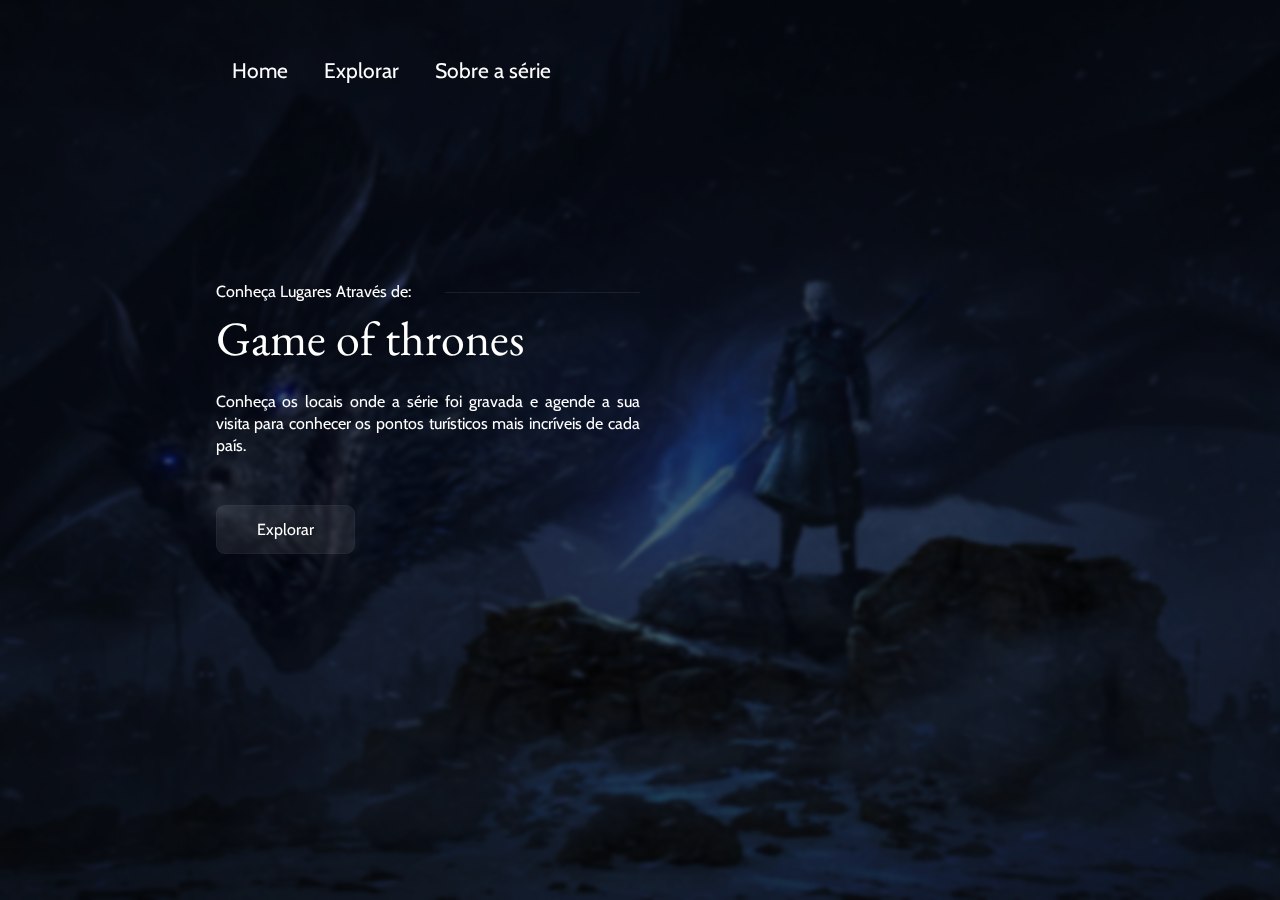
<file: src/header.html>
<!DOCTYPE html>
<html lang="pt-br">

<head>
  <meta charset="UTF-8" />
  <meta http-equiv="X-UA-Compatible" content="IE=edge" />
  <meta name="viewport" content="width=device-width, initial-scale=1.0" />
  <title>Conheça Lugares</title>

  <link rel="stylesheet" href="./styles/global.css" />
  <link rel="stylesheet" href="./styles/casas.css" />
  <link rel="stylesheet" href="./styles/header.css" />

  <link rel="apple-touch-icon" sizes="180x180" href="./assets/img/apple-touch-icon.png">
  <link rel="icon" type="image/png" sizes="32x32" href="./assets/img/favicon-32x32.png">
  <link rel="icon" type="image/png" sizes="16x16" href="./assets/img/favicon-16x16.png">
  <link rel="manifest" href="./assets/img/site.webmanifest">
  <link rel="mask-icon" href="./assets/img/safari-pinned-tab.svg" color="#5bbad5">
  <meta name="msapplication-TileColor" content="#da532c">
  <meta name="theme-color" content="#ffffff">
</head>

<body>
  <section class="back-blur">
    <div class="container">
      <navbar class="container-links">
        <ul>
          <li><a href="./header.html" target="_blank">Home</a></li>
          <li><a href="./pages/map.html" target="_blank">Explorar</a></li>
          <li><a href="./pages/abouttheseries.html" target="_blank">Sobre a série</a></li>
        </ul>
      </navbar>
      <div class="about-place">
        <strong> Conheça Lugares Através de: </strong>
        <h2>Game of thrones</h2>

        <p>
          Conheça os locais onde a série foi gravada e agende a sua visita
          para conhecer os pontos turísticos mais incríveis de cada país.
          <a class="btn-confira" target="_blank" href="./pages/map.html">Explorar</a>
        </p>
      </div>
    </div>
  </section>
</body>

</html>
</file>
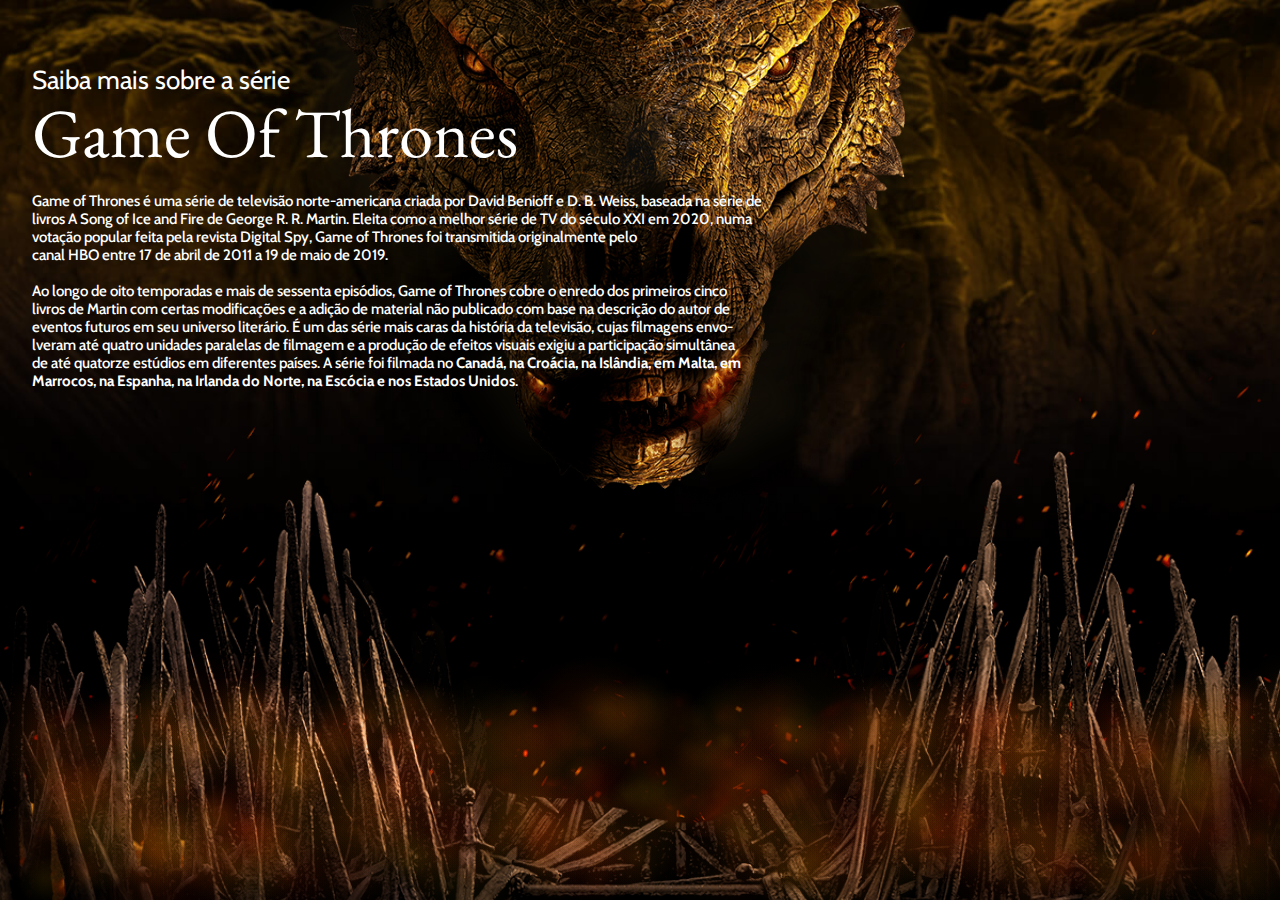
<file: src/pages/abouttheseries.html>
<!DOCTYPE html>
<html lang="pt-br">

<head>
  <meta charSet="utf-8" />
  <meta http-equiv="content-language" content="pt-br" />
  <meta name="viewport" content="width=device-width, initial-scale=1, minimum-scale=1, shrink-to-fit=no" />
  <title>Sobre a serie | Game Of Thrones</title>
  <link rel="stylesheet" type="text/css" href="/src/styles/abouttheseries.css" media="screen" />
  <script src="/src/js/fire.js" type="text/javascript"></script>

  <link rel="apple-touch-icon" sizes="180x180" href="../assets/img/apple-touch-icon.png">
  <link rel="icon" type="image/png" sizes="32x32" href="../assets/img/favicon-32x32.png">
  <link rel="icon" type="image/png" sizes="16x16" href="../assets/img/favicon-16x16.png">
  <link rel="manifest" href="../assets/img/site.webmanifest">
  <meta name="msapplication-TileColor" content="#da532c">
  <meta name="theme-color" content="#ffffff">

</head>

<body>
  <section>
    <div class="container">
      <div class="rich-text">
        <div id="context">
          <div class="item about-the-series">
            <strong class="item title-text"> Saiba mais sobre a série</strong>
            <h2 class="item sutitle-text">Game Of Thrones</h2>
            <p class="item text">
              Game of Thrones é uma série de televisão norte-americana criada por David Benioff e D. B. Weiss, baseada
              na série de<br>
              livros A Song of Ice and Fire de George R. R. Martin. Eleita como a melhor série de TV do século XXI
              em 2020, numa<br> votação popular feita pela revista Digital Spy, Game of Thrones foi transmitida
              originalmente pelo <br> canal HBO entre 17 de abril de 2011 a 19 de maio de 2019.<br><br>

              Ao longo de oito temporadas e mais de sessenta episódios, Game of Thrones cobre o enredo dos primeiros
              cinco<br>
              livros de
              Martin com certas modificações e a adição de material não publicado com base na descrição do autor de<br>
              eventos futuros
              em seu universo literário. É um das série mais caras da história da televisão, cujas filmagens envo-<br>
              lveram até quatro unidades paralelas de filmagem e a produção de efeitos visuais exigiu a participação
              simultânea<br> de
              até quatorze
              estúdios em diferentes países. A série foi filmada no <b>Canadá, na Croácia, na Islândia, em Malta, em<br>
                Marrocos, na
                Espanha, na Irlanda do Norte, na Escócia e nos Estados Unidos</b>. <br><br>

              <!-- Game of Thrones foi muito bem recebida pela crítica especializada. Certos meios de comunicação, como
              The<br>
              Washington Post, Time, The Hollywood Reporter e Rolling Stone
              classificaram-na como uma das melhores séries de televisão já feitas e os críticos elogiaram aspectos como
              suas
              atuações,<br> roteiros, efeitos especiais, sequências de batalha e música. Sua primeira temporada foi
              indicada
              em
              vários prêmios, incluindo o Emmy do Primetime de melhor série de drama e o Globo de<br> Ouro de melhor
              série
              dramática;
              Peter Dinklage, que interpreta Tyrion Lannister, venceu o Emmy do Primetime de melhor ator coadjuvante em
              série
              dramática e o Globo de Ouro de melhor<br> ator coadjuvante em série de televisão. A série também
              conquistou o
              Emmy de melhor
              projeto de créditos principais, e possui uma das melhores notas entre os telespectadores para séries<br>
              em
              exibição no site
              IMDb. Game of Thrones ganhou 59 Emmys, mais do que qualquer outra série de televisão.

              A série entrou para o Livro de Recordes como a série dramática com a maior<br> transmissão simultânea ao
              redor
              do mundo. O
              número foi alcançado graças ao segundo episódio da quinta temporada, intitulado "The House of Black and
              White". Na
              sexta temporada da<br> série, a emissora HBO decidiu produzir um talk show para Game of Thrones, chamado
              After
              the Thrones,
              assim como a emissora AMC fez com a série Breaking Bad, produzindo um talk show<br> chamado Talking Bad.
              Com o
              mesmo formato
              de Thronecast e Talking Dead, o programa After the Thrones apresenta recapitulações, comentários e teorias
              de Game of
              Thrones e é exibido<br> nas segundas-feiras pela HBO Now, HBO Go, HBO on Demand e pela própria emissora
              HBO. -->
            </p>
          </div>
          <canvas id="fire-animation"></canvas>
          <picture class="background">
            <img src="/src/assets/img/black_bkg.jpg" id="pa-bg" alt="Fundo preto" />
          </picture>
          <div class="item" id="bg-smoke">
            <img src="/src/assets/img/back-dragon.jpg" alt="Dorso do dragão" />
          </div>
          <div class="item" id="dragon-head">
            <img src="/src/assets/img/dragon_head.png" alt="Cabeça do Dragão" />
          </div>
          <div class="item" id="sparks">
            <img src="/src/assets/img/fire_sparks.png" alt="Fogo" />
          </div>
          <div class="item" id="swords">
            <img src="/src/assets/img/swords.png" alt="Espadas tortas" />
          </div>
          <div class="item" id="video">
            <iframe width="560" height="315" src="https://www.youtube-nocookie.com/embed/KPLWWIOCOOQ?start=5"
              title="YouTube video player" frameborder="0"
              allow="accelerometer; autoplay; clipboard-write; encrypted-media; gyroscope; picture-in-picture"
              allowfullscreen alt="video Game Of Thrones"></iframe>
          </div>
        </div>
      </div>
    </div>
  </section>
</body>

</html>
</file>
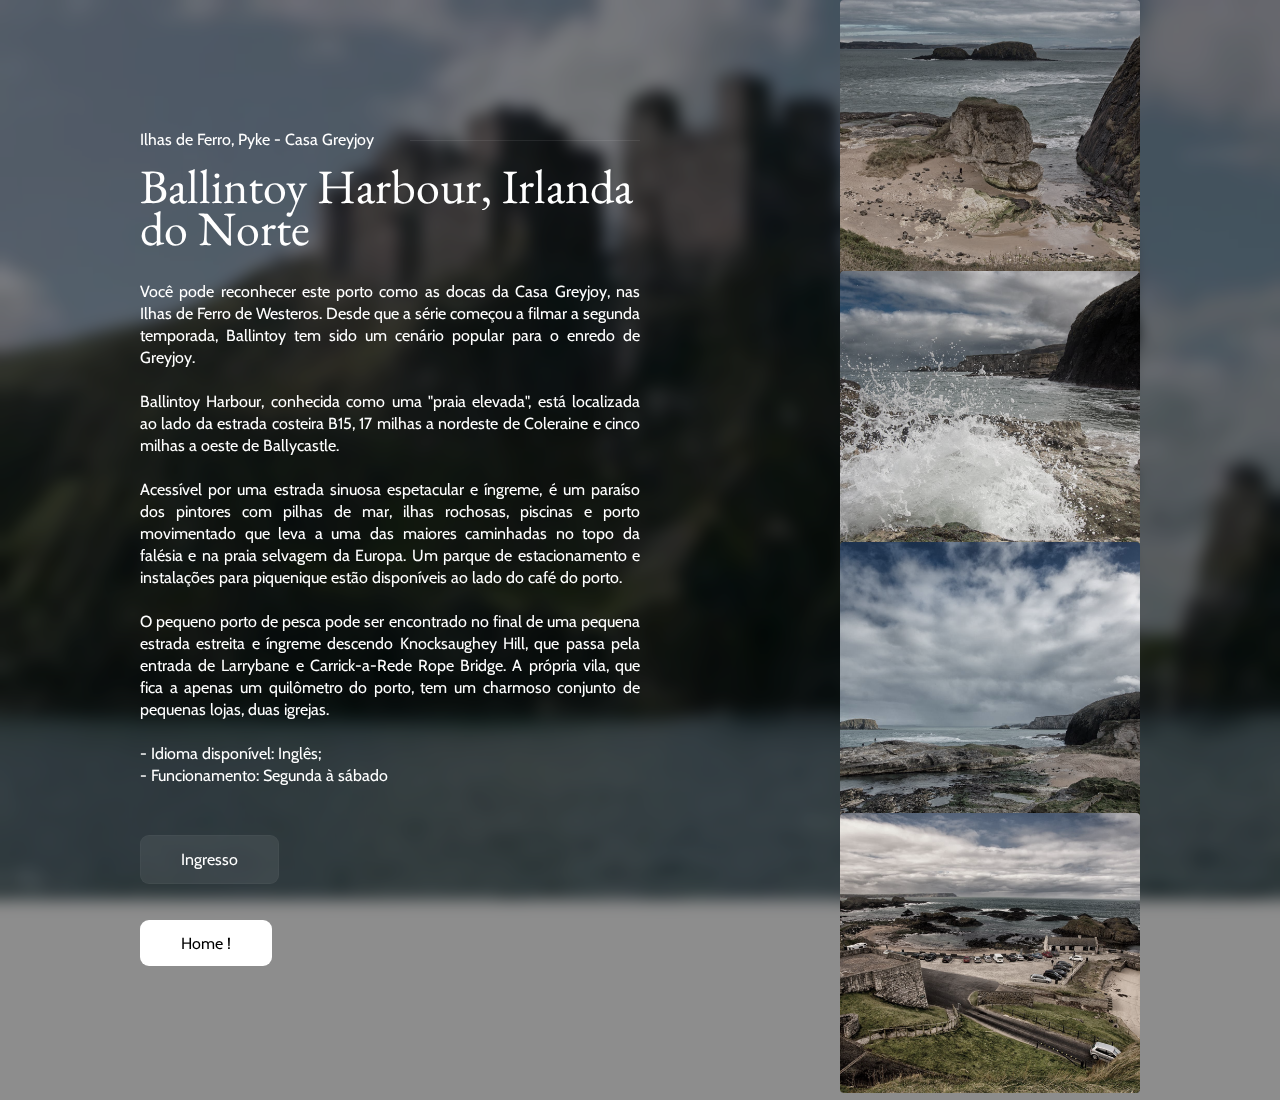
<file: src/pages/casagreyjoy.html>
<!DOCTYPE html>
<html lang="pt-br">

<head>
  <meta charset="UTF-8">
  <meta http-equiv="X-UA-Compatible" content="IE=edge">
  <meta name="viewport" content="width=device-width, initial-scale=1.0">
  <title>Casa Greyjoy | Game Of Thrones </title>

  <link rel="stylesheet" href="../styles/global.css">
  <link rel="stylesheet" href="../styles/casas.css">
  <link rel="stylesheet" href="../styles/casagreyjoy.css">

  <link rel="apple-touch-icon" sizes="180x180" href="../assets/img/apple-touch-icon.png">
  <link rel="icon" type="image/png" sizes="32x32" href="../assets/img/favicon-32x32.png">
  <link rel="icon" type="image/png" sizes="16x16" href="../assets/img/favicon-16x16.png">
  <link rel="manifest" href="../assets/img/site.webmanifest">
  <meta name="msapplication-TileColor" content="#da532c">
  <meta name="theme-color" content="#ffffff">


</head>

<body>


  <section class="back-blur">
    <div class="container">
      <div class="about-place">
        <strong> Ilhas de Ferro, Pyke - Casa Greyjoy </strong>
        <h2> Ballintoy Harbour, Irlanda do Norte </h2>

        <p>
          Você pode reconhecer este porto como as docas da Casa Greyjoy, nas Ilhas de Ferro de Westeros. Desde que a
          série começou a filmar a segunda temporada, Ballintoy tem sido um cenário popular para o enredo de Greyjoy.
          <br><br>

          Ballintoy Harbour, conhecida como uma "praia elevada", está localizada ao lado da estrada costeira B15, 17
          milhas a nordeste de Coleraine e cinco milhas a oeste de Ballycastle. <br><br>

          Acessível por uma estrada sinuosa espetacular e íngreme, é um paraíso dos pintores com pilhas de mar, ilhas
          rochosas, piscinas e porto movimentado que leva a uma das maiores caminhadas no topo da falésia e na praia
          selvagem da Europa. Um parque de estacionamento e instalações para piquenique estão disponíveis ao lado do
          café do porto. <br><br>

          O pequeno porto de pesca pode ser encontrado no final de uma pequena estrada estreita e íngreme descendo
          Knocksaughey Hill, que passa pela entrada de Larrybane e Carrick-a-Rede Rope Bridge. A própria vila, que fica
          a apenas um quilômetro do porto, tem um charmoso conjunto de pequenas lojas, duas igrejas. <br><br>

          - Idioma disponível: Inglês;<br>
          - Funcionamento: Segunda à sábado <br>

          <a class="btn-confira"
            href="https://discovernorthernireland.com/things-to-do/ballintoy-harbour-p691281">Ingresso</a>
          <a class="btn-conf" href="header.html">Home !</a>
        </p>
      </div>

      <div class="images-place">
        <img src="../assets/img/pyke-1.jpeg" alt="Local onde foi filmado as cenas nas Ilhas de Ferro">
        <img src="../assets/img/pyke-2.jpeg" alt="Local onde foi filmado as cenas nas Ilhas de Ferro">
        <img src="../assets/img/pyke-3.jpeg" alt="Local onde foi filmado as cenas nas Ilhas de Ferro">
        <img src="../assets/img/pyke-4.jpeg" alt="Local onde foi filmado as cenas nas Ilhas de Ferro">
      </div>
    </div>

  </section>



</body>

</html>
</file>
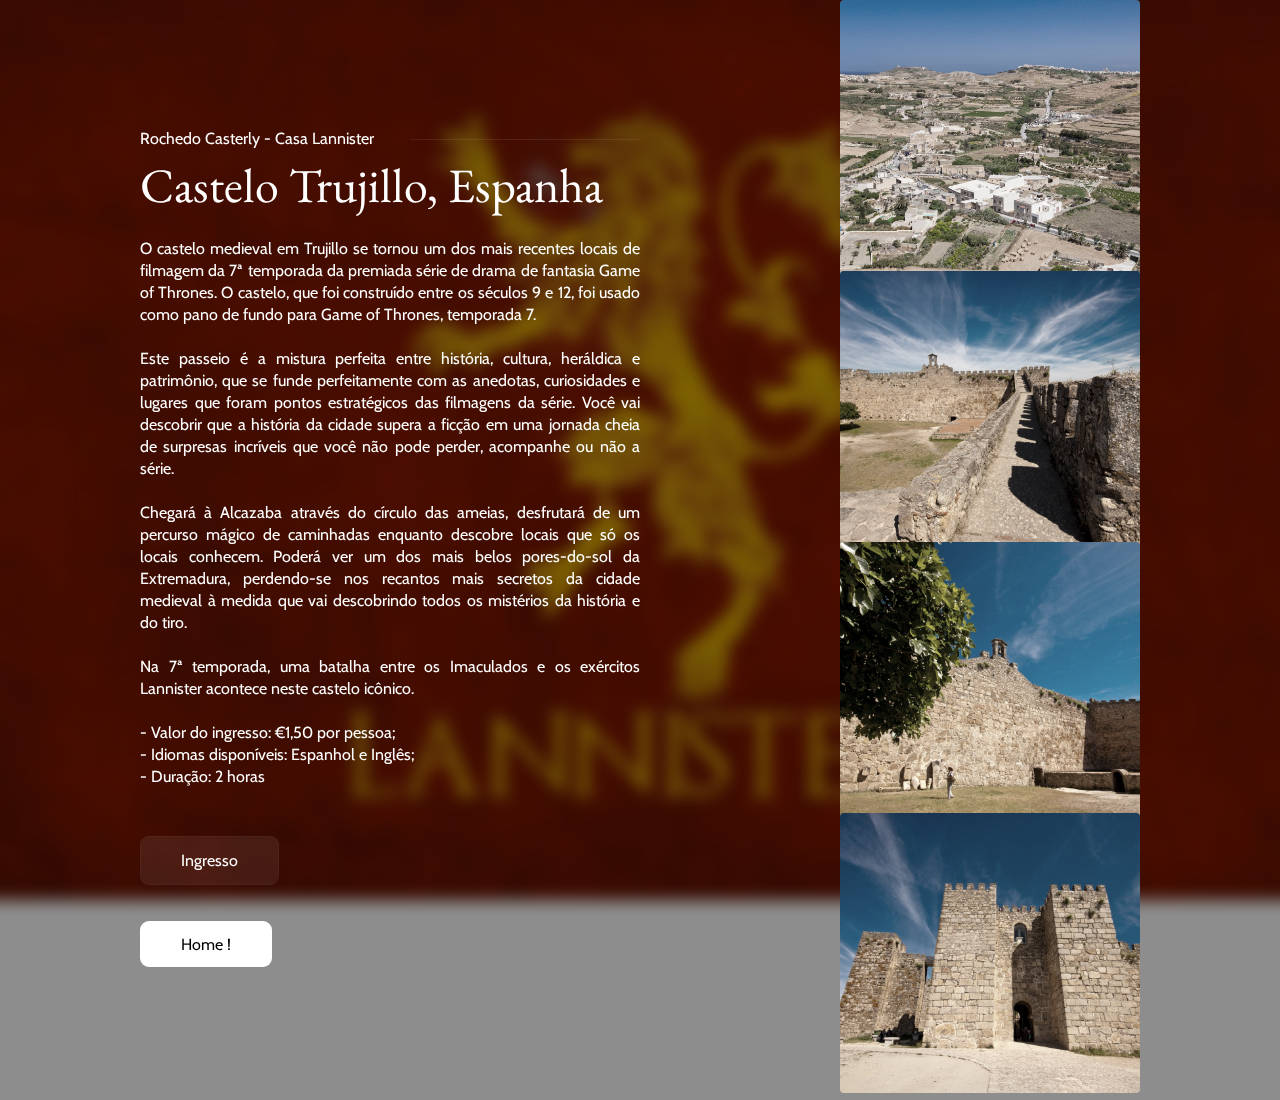
<file: src/pages/casalannister.html>
<!DOCTYPE html>
<html lang="pt-br">
<head>
    <meta charset="UTF-8">
    <meta http-equiv="X-UA-Compatible" content="IE=edge">
    <meta name="viewport" content="width=device-width, initial-scale=1.0">
    <title>Casa Lannister | Game Of Thrones </title>

    <link rel="stylesheet" href="../styles/global.css">
    <link rel="stylesheet" href="../styles/casas.css">
    <link rel="stylesheet" href="../styles/casalannister.css">

    <link rel="apple-touch-icon" sizes="180x180" href="../assets/img/apple-touch-icon.png">
    <link rel="icon" type="image/png" sizes="32x32" href="../assets/img/favicon-32x32.png">
    <link rel="icon" type="image/png" sizes="16x16" href="../assets/img/favicon-16x16.png">
    <link rel="manifest" href="../assets/img/site.webmanifest">
    <meta name="msapplication-TileColor" content="#da532c">
    <meta name="theme-color" content="#ffffff">


</head>
<body>
    

<section class="back-blur">
    <div class="container"> 
        <div class="about-place"> 
            <strong> Rochedo Casterly - Casa Lannister </strong>
            <h2>  Castelo Trujillo, Espanha </h2>

            <p>
                O castelo medieval em Trujillo se tornou um dos mais recentes locais de filmagem da 7ª temporada da premiada série de drama de fantasia Game of Thrones. O castelo, que foi construído entre os séculos 9 e 12, foi usado como pano de fundo para Game of Thrones, temporada 7. <br><br>

                Este passeio é a mistura perfeita entre história, cultura, heráldica e patrimônio, que se funde perfeitamente com as anedotas, curiosidades e lugares que foram pontos estratégicos das filmagens da série. Você vai descobrir que a história da cidade supera a ficção em uma jornada cheia de surpresas incríveis que você não pode perder, acompanhe ou não a série.<br><br>

                Chegará à Alcazaba através do círculo das ameias, desfrutará de um percurso mágico de caminhadas enquanto descobre locais que só os locais conhecem. Poderá ver um dos mais belos pores-do-sol da Extremadura, perdendo-se nos recantos mais secretos da cidade medieval à medida que vai descobrindo todos os mistérios da história e do tiro.<br><br>

                Na 7ª temporada, uma batalha entre os Imaculados e os exércitos Lannister acontece neste castelo icônico. <br><br>

                - Valor do ingresso: €1,50 por pessoa; <br> 
                - Idiomas disponíveis: Espanhol e Inglês;<br> 
                - Duração: 2 horas <br> 




                <a class="btn-confira" href="https://www.spain.info/en/places-of-interest/trujillo-castle/">Ingresso</a>
                <a class="btn-conf" href="header.html">Home !</a>
            </p>
        </div>

        <div class="images-place">
            <img src="../assets/img/castle-trujillo-1.jpeg" alt="Castelo onde foi filmado as cenas de Rochedo Casterly">
            <img src="../assets/img/castle-trujillo-2.jpeg" alt="Castelo onde foi filmado as cenas de Rochedo Casterly">
            <img src="../assets/img/castle-trujillo-3.jpeg" alt="Castelo onde foi filmado as cenas de Rochedo Casterly">
            <img src="../assets/img/castle-trujillo-4.jpeg" alt="Castelo onde foi filmado as cenas de Rochedo Casterly">
        </div>
    </div>

</section>



</body>
</html>
</file>
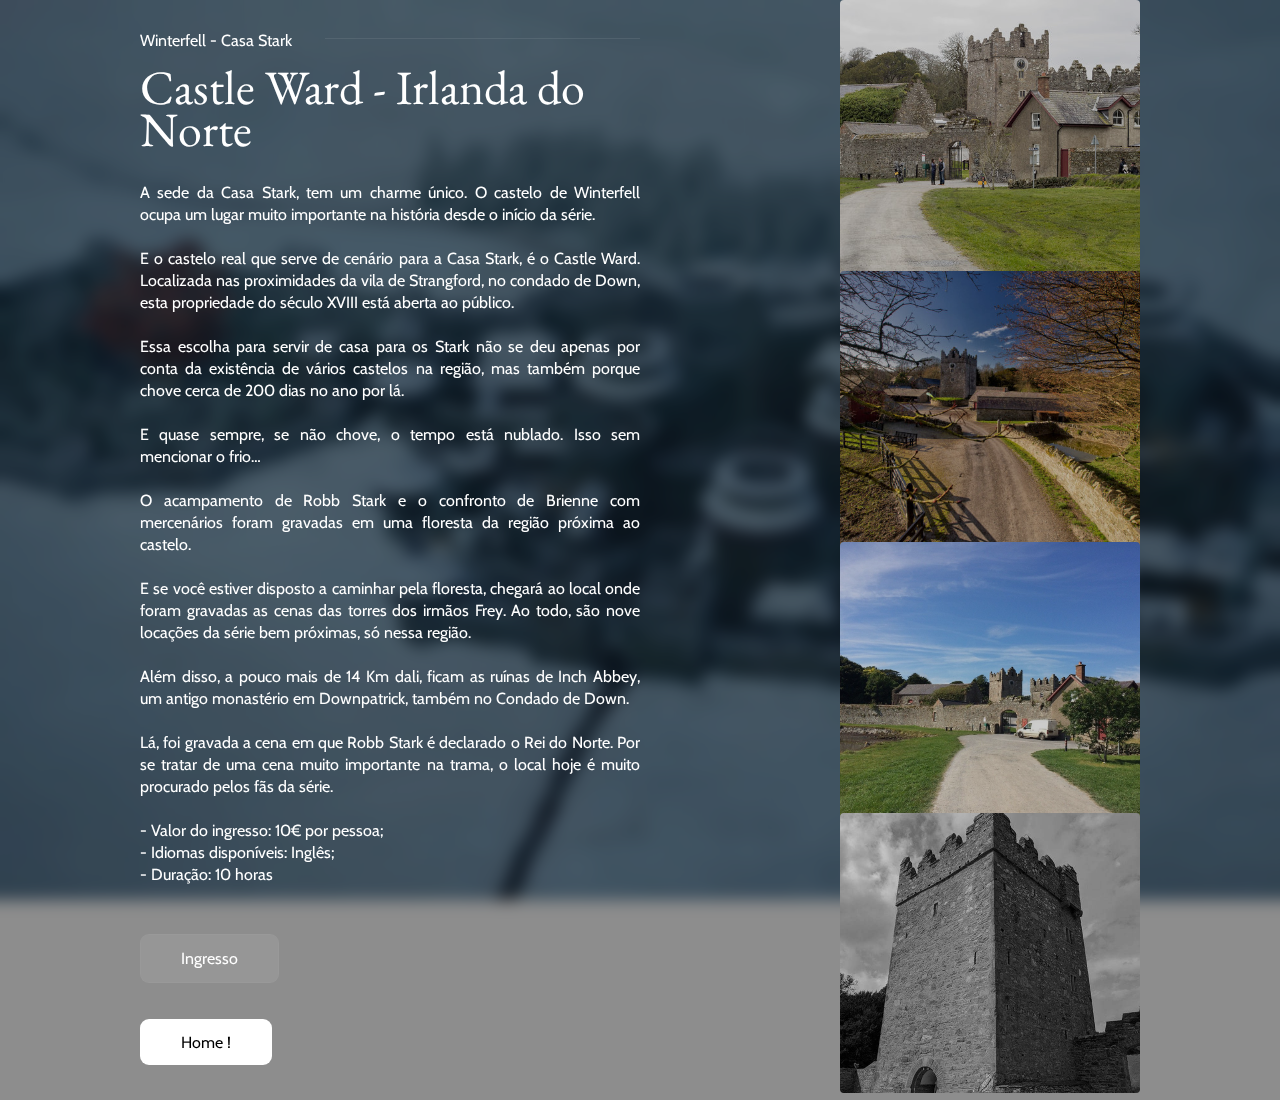
<file: src/pages/casastark.html>
<!DOCTYPE html>
<html lang="pt-br">

<head>
  <meta charset="UTF-8">
  <meta http-equiv="X-UA-Compatible" content="IE=edge">
  <meta name="viewport" content="width=device-width, initial-scale=1.0">
  <title>Casa Stark</title>

  <link rel="stylesheet" href="../styles/global.css">
  <link rel="stylesheet" href="../styles/casas.css">
  <link rel="stylesheet" href="../styles/casastark.css">

  <link rel="apple-touch-icon" sizes="180x180" href="../assets/img/apple-touch-icon.png">
  <link rel="icon" type="image/png" sizes="32x32" href="../assets/img/favicon-32x32.png">
  <link rel="icon" type="image/png" sizes="16x16" href="../assets/img/favicon-16x16.png">
  <link rel="manifest" href="../assets/img/site.webmanifest">
  <meta name="msapplication-TileColor" content="#da532c">
  <meta name="theme-color" content="#ffffff">

</head>

<body>


  <section class="back-blur">
    <div class="container">
      <div class="about-place">
        <strong> Winterfell - Casa Stark </strong>
        <h2> Castle Ward - Irlanda do Norte</h2>

        <p>A sede da Casa Stark, tem um charme único. O castelo de Winterfell ocupa um lugar muito importante na
          história desde o início da série.
          <br><br>
          E o castelo real que serve de cenário para a Casa Stark, é o Castle Ward. Localizada nas proximidades da vila
          de Strangford, no condado de Down, esta propriedade do século XVIII está aberta ao público.
          <br><br>

          Essa escolha para servir de casa para os Stark não se deu apenas por conta da existência de vários castelos na
          região, mas também porque chove cerca de 200 dias no ano por lá. <br><br>

          E quase sempre, se não chove, o tempo está nublado. Isso sem mencionar o frio… <br><br>

          O acampamento de Robb Stark e o confronto de Brienne com mercenários foram gravadas em uma floresta da região
          próxima ao castelo. <br><br>

          E se você estiver disposto a caminhar pela floresta, chegará ao local onde foram gravadas as cenas das torres
          dos irmãos Frey. Ao todo, são nove locações da série bem próximas, só nessa região. <br><br>

          Além disso, a pouco mais de 14 Km dali, ficam as ruínas de Inch Abbey, um antigo monastério em Downpatrick,
          também no Condado de Down. <br><br>

          Lá, foi gravada a cena em que Robb Stark é declarado o Rei do Norte. Por se tratar de uma cena muito
          importante na trama, o local hoje é muito procurado pelos fãs da série. <br><br>

          - Valor do ingresso: 10€ por pessoa; <br>
          - Idiomas disponíveis: Inglês;<br>
          - Duração: 10 horas <br>


          <a class="btn-confira" href="https://www.nationaltrust.org.uk/castle-ward">Ingresso</a>
          <a class="btn-conf" href="header.html">Home !</a>
        </p>
      </div>

      <div class="images-place">
        <img src="../assets/img/castle-ward-2.jpg" alt="Castelo onde foi filmado as cenas de Winterfell">
        <img src="../assets/img/castle-ward-3.jpg" alt="Castelo onde foi filmado as cenas de Winterfell">
        <img src="../assets/img/castle-ward-4.jpg" alt="Castelo onde foi filmado as cenas de Winterfell">
        <img src="../assets/img/castle-ward.jpg" alt="Castelo onde foi filmado as cenas de Winterfell">
      </div>
    </div>
  </section>
</body>

</html>
</file>
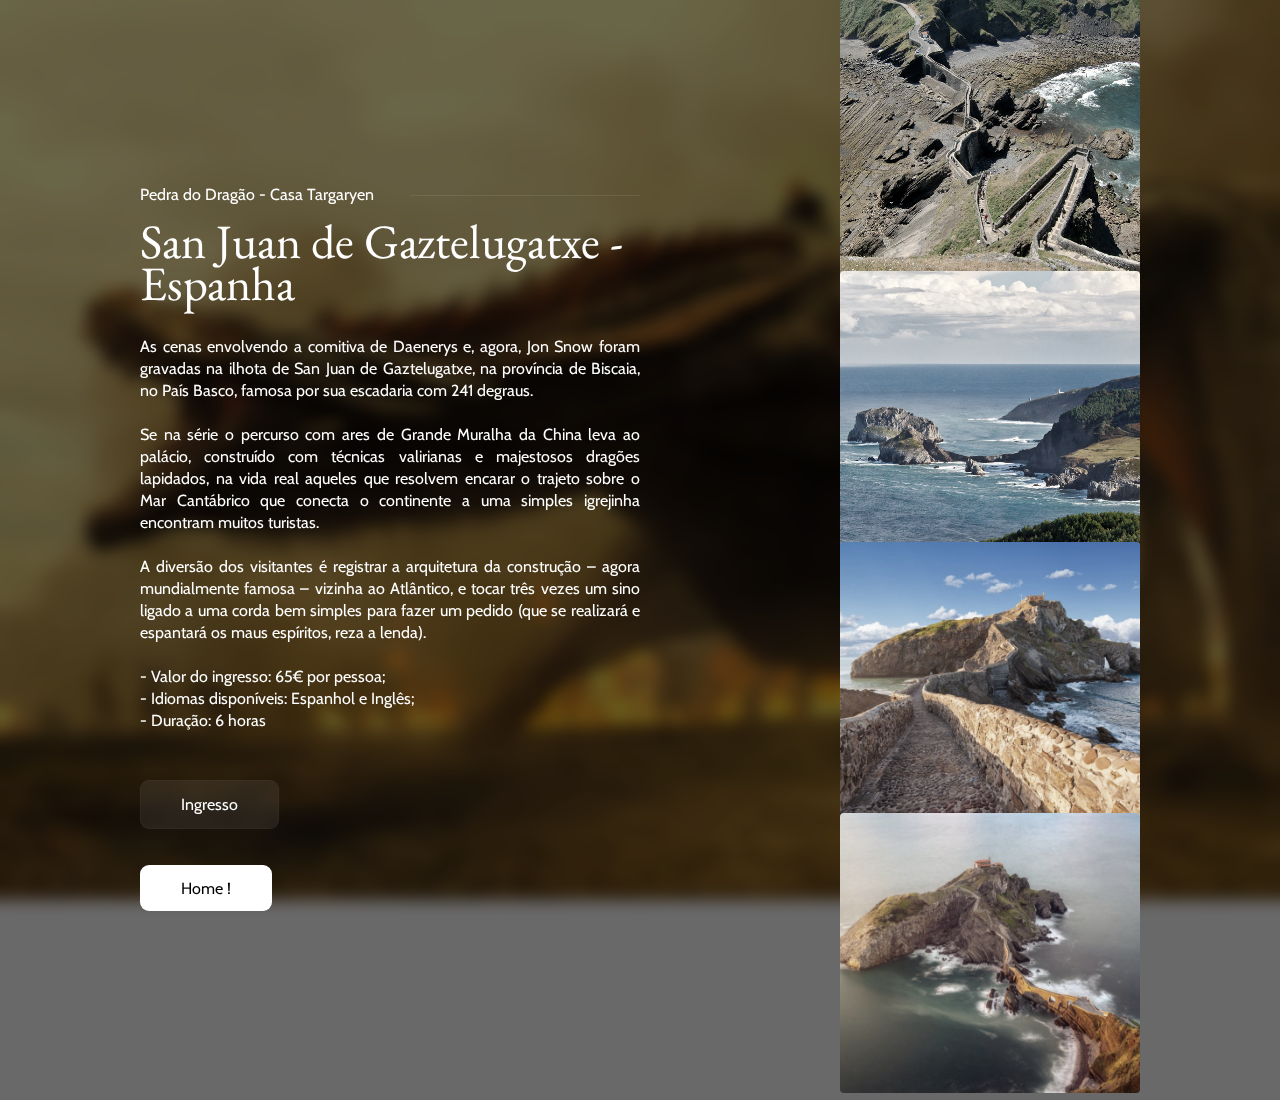
<file: src/pages/casatargaryen.html>
<!DOCTYPE html>
<html lang="pt-br">
<head>
    <meta charset="UTF-8">
    <meta http-equiv="X-UA-Compatible" content="IE=edge">
    <meta name="viewport" content="width=device-width, initial-scale=1.0">
    <title>Casa Targaryen</title>

    <link rel="stylesheet" href="../styles/global.css">
    <link rel="stylesheet" href="../styles/casas.css">
    <link rel="stylesheet" href="../styles/casatargaryen.css">

    <link rel="apple-touch-icon" sizes="180x180" href="../assets/img/apple-touch-icon.png">
    <link rel="icon" type="image/png" sizes="32x32" href="../assets/img/favicon-32x32.png">
    <link rel="icon" type="image/png" sizes="16x16" href="../assets/img/favicon-16x16.png">
    <link rel="manifest" href="../assets/img/site.webmanifest">
    <meta name="msapplication-TileColor" content="#da532c">
    <meta name="theme-color" content="#ffffff">


</head>
<body>
    

<section class="back-blur">
    <div class="container"> 
        <div class="about-place"> 
            <strong> Pedra do Dragão - Casa Targaryen </strong>
            <h2> San Juan de Gaztelugatxe - Espanha </h2>

            <p>
                As cenas envolvendo a comitiva de Daenerys e, agora, Jon Snow foram gravadas na ilhota de San Juan de Gaztelugatxe, na província de Biscaia, no País Basco, famosa por sua escadaria com 241 degraus. 
                <br><br>
                Se na série o percurso com ares de Grande Muralha da China leva ao palácio, construído com técnicas valirianas e majestosos dragões lapidados, na vida real aqueles que resolvem encarar o trajeto sobre o Mar Cantábrico que conecta o continente a uma simples igrejinha encontram muitos turistas.
                <br><br>
                A diversão dos visitantes é registrar a arquitetura da construção – agora mundialmente famosa – vizinha ao Atlântico, e tocar três vezes um sino ligado a uma corda bem simples para fazer um pedido (que se realizará e espantará os maus espíritos, reza a lenda).

                <br><br>

   

                - Valor do ingresso: 65€ por pessoa; <br> 
                - Idiomas disponíveis: Espanhol e Inglês;<br> 
                - Duração:  6 horas <br> 

                 


                <a class="btn-confira" href="https://www.spain.info/en/activities/san-juan-de-gaztelugatxe/">Ingresso</a>
                <a class="btn-conf" href="header.html">Home !</a>
            </p>
        </div>

        <div class="images-place">
            <img src="../assets/img/gaztelugatxe-1.jpg" alt="Castelo onde foi filmado as cenas de Pedra do Dragão">
            <img src="../assets/img/gaztelugatxe-2.jpg" alt="Castelo onde foi filmado as cenas de Pedra do Dragão">
            <img src="../assets/img/gaztelugatxe-3.jpg" alt="Castelo onde foi filmado as cenas de Pedra do Dragão">
            <img src="../assets/img/gaztelugatxe-4.jpg" alt="Castelo onde foi filmado as cenas de Pedra do Dragão">
        </div>
    </div>

</section>



</body>
</html>
</file>
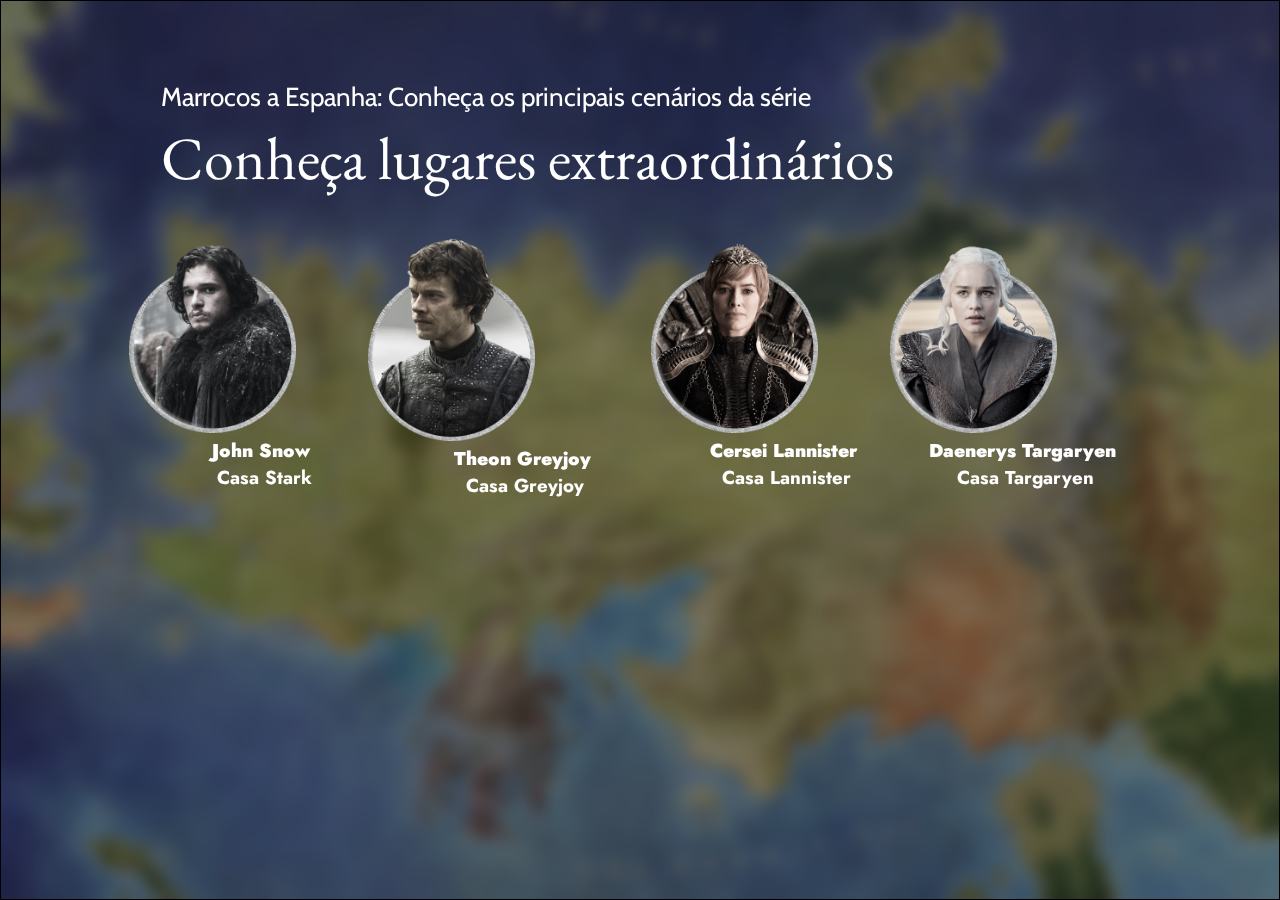
<file: src/pages/map.html>
<!DOCTYPE html>
<html lang="pt-br">

<head>
  <meta charset="UTF-8">
  <meta http-equiv="X-UA-Compatible" content="IE=edge">
  <meta name="viewport" content="width=device-width, initial-scale=1.0">
  <title>Conheça lugares extraordinários</title>
  <link rel="stylesheet" type="text/css" href="../styles/map.css" media="screen" />

  <link rel="apple-touch-icon" sizes="180x180" href="../assets/img/apple-touch-icon.png">
  <link rel="icon" type="image/png" sizes="32x32" href="../assets/img/favicon-32x32.png">
  <link rel="icon" type="image/png" sizes="16x16" href="../assets/img/favicon-16x16.png">
  <link rel="manifest" href="../assets/img/site.webmanifest">
  <link rel="mask-icon" href="../assets/img/safari-pinned-tab.svg" color="#5bbad5">
  <meta name="msapplication-TileColor" content="#da532c">
  <meta name="theme-color" content="#ffffff">
</head>

<body>
  <section class="container">
    <div class="title-container">
      <h4>Marrocos a Espanha: Conheça os principais cenários da série</h4>
      <h1>Conheça lugares extraordinários</h1>
    </div>

    <div class="container-button">
      <div class="item">
        <a href="./casastark.html" target="_blank" rel="noopener noreferrer">
          <img src="../assets/img/snow.png" alt="John Snow" />
        </a>
        <h3 class="item title-text" id="title-john">
          <strong>John Snow</strong>
        </h3>
        <h3 class="item subtitle-text">
          Casa Stark
        </h3>
      </div>

      <div class="item">
        <a href="./casagreyjoy.html" target="_blank" rel="noopener noreferrer">
          <img src="../assets/img/greyjoy.png" alt="Theaon Greyjoy" />
        </a>
        <h3 class="item title-text" id="title-daenerys">
          <strong>Theon Greyjoy</strong>
        </h3>
        <h3 class="item subtitle-text">
          Casa Greyjoy
        </h3>
      </div>

      <div class="item">
        <a href="./casalannister.html" target="_blank" rel="noopener noreferrer">
          <img src="../assets//img/cersei_lannister_.png" alt="Cersei Lannister" />
        </a>
        <h3 class="item title-text" id="title-daenerys">
          <strong>Cersei Lannister</strong>
        </h3>
        <h3 class="item subtitle-text">
          Casa Lannister
        </h3>
      </div>

      <div class="item">
        <a href="./casatargaryen.html" target="_blank" rel="noopener noreferrer">
          <img src="../assets//img/kalesi.png" alt="Daenerys Targaryen" />
        </a>
        <h3 class="item title-text" id="title-daenerys">
          <strong>Daenerys Targaryen</strong>
        </h3>
        <h3 class="item subtitle-text">
          Casa Targaryen
        </h3>
      </div>

    </div>
  </section>
</body>

</html>
</file>
<file: src/styles/global.css>
@import url('https://fonts.googleapis.com/css2?family=Jost&display=swap');
@import url('https://fonts.googleapis.com/css2?family=EB+Garamond&display=swap');
@import url('https://fonts.googleapis.com/css2?family=Cabin&display=swap');



* {
    margin: 0;
    padding: 0;
    box-sizing: border-box;
}

a {
    color: #fff;
    text-decoration: none;
    transition: 0.4s;
}

a:hover {
    opacity: 0.6;
}


h2 {
    font-size: 3rem;
    font-family: 'EB Garamond';
    font-style: normal;
    font-weight: 400;
    line-height: 42px;
}

.btn-confira {
    background: rgb(255 255 255 / 7%);
    border: 1px solid rgba(255, 255, 255, 0.03);
    border-radius: 9px;
    display: block;
    width: max-content;
    padding: 0.8rem 2.5rem;
    margin: 3rem 0rem 3rem 0rem;
}
.btn-confira:hover {
    background: rgb(255 255 255 / 16%);
    border: 1px solid rgb(255 255 255 / 0%);
    opacity: 1;
    border-radius: 29px;
}

.btn-conf {
    background: rgb(255, 255, 255 );
    color: black;
    border: 1px solid rgba(255, 255, 255, 0.03);
    border-radius: 9px;
    display: inline;
    width: max-content;
    padding: 0.8rem 2.5rem;
    margin: 3rem 0rem 3rem 0rem;
}

.btn-conf:hover {
    background: rgb(105, 105, 105);
    color: white;
    border: 1px solid rgb(255 255 255 / 0%);
    opacity: 1;
    border-radius: 29px;
}
</file>
<file: src/styles/casas.css>
.container {
    max-width: 1000px;
    margin: auto;
    display: flex;
    flex-wrap: wrap;
    justify-content: space-between;
    align-items: center;
    height: 100%;
}

.about-place {
    width: 50%;
}

.images-place {
    width: 30%;
}

.images-place img {
    height: 280px;
    object-fit: cover;
    width: 100%;
    margin-bottom: -13px;
    border-radius: 4px;
    filter: saturate(0.5);
    transition: 0.4s;
}

.images-place img:hover {
    filter: brightness(1);
    transition: 0.4s;
}

.about-place h2 {
    margin: 1rem 0rem 2rem 0rem;
}

.about-place p {
    line-height: 22px;
    text-align: justify;
}

.about-place strong:before {
    background: #ffffff14;
    content: "";
    height: 1px;
    position: absolute;
    width: 46%;
    right: 0px;
    top: 10px;
}

.about-place strong {
    position: relative;
    width: 100%;
    display: block;
    font-weight: normal;
}


@media (min-width: 100px) and (max-width: 800px) {
    .container {
        width: 90%;
        display: flex;
        flex-direction: column;
        margin-top: 5rem;
    }

    .images-place, .about-place {
        width: 100%;
    }

    .about-place strong:before {
        width: 50%;
    }
}
</file>
<file: src/styles/header.css>
body {
    background: url(../assets/img/wallpaperflare\ 1\ \(1\).png) top center fixed;
    background-size: cover;
    font-family: Cabin, sans-serif;
    font-size: 16px;
    color: #fff;
}

.back-blur {
    box-sizing: border-box;
    display: flex;
    align-items: center;
    justify-content: center;
    position: absolute;
    width: 100%;
    background: rgb(0 0 0 / 29%) !important;
    backdrop-filter: blur(2px);
    padding-bottom: 1rem;
    min-height: 100vh;
}

.container .container-links {
    background: transparent;
    position: absolute;
    top: 58px;
}

.container-links ul {
    text-align: center;
}

ul li {
    margin: 1rem 1rem 0rem 1rem;
    display: inline;
    font-family: 'Cabin';
    font-style: normal;
    font-weight: 400;
    font-size: 21px;
    line-height: 26px;
    text-align: center;
    color: #FFFFFF;
}
</file>
<file: src/styles/abouttheseries.css>
@import url('https://fonts.googleapis.com/css2?family=Cabin&display=swap');
@import url('https://fonts.googleapis.com/css2?family=EB+Garamond&display=swap');


* {
  margin: 0;
  padding: 0;
  box-sizing: border-box;
  color: #FFFFFF;
}

.container {
  max-width: 1000px;
  display: flex;
  flex-wrap: wrap;
  height: 100%;
}

.container .rich-text {
  width: 100%;
  position: absolute;
  min-height: 100vh;
}

.container #context {
  position: relative;
  width: 100%;
  overflow: hidden;
  display: flex;
  justify-content: center;
  align-items: center;
}

.about-the-series {
  width: 50%;
  z-index: 1;
  position: absolute;
  float: right;
}

.about-the-series strong {
  z-index: 1;
  margin: 4rem 0rem 0rem 2rem;
  margin-bottom: 5rem;
  font-family: 'Cabin';
  font-style: normal;
  font-weight: 400;
  font-size: 26px;
  line-height: 32px;
}

.about-the-series h2 {
  z-index: 1;
  margin: 5.5rem 0rem 0rem 2rem;
  font-family: 'EB Garamond';
  font-style: normal;
  font-weight: 400;
  font-size: 69px;
  line-height: 90px;
}

.about-the-series p {
  z-index: 100;
  margin: 12rem 400rem 0rem 2rem;
  font-family: 'Cabin';
  font-style: normal;
  font-weight: 500;
  font-size: 15px;
  line-height: 18px;
  text-align: left;
}

canvas {
  position: absolute;
  z-index: 1;
  bottom: 0;
}

.container #context .item {
  position: absolute;
  width: 100%;
  height: 100%;
}

.container #context .item img {
  position: absolute;
  bottom: 0;
}

.container #context img {
  object-fit: cover;
}

@media (min-width: 1025px) {
  .container #context {
    height: 100vh;
  }


  .container .itembackground {
    opacity: 0;
  }

  .container #bg-smoke img {
    width: 100%;
    top: 0;
    animation: upDown 3s linear infinite;
  }

  .container #dragon-head img {
    top: 0px;
    left: 48%;
    transform: translate(-50%, 0);
    width: 55%;
    animation: dragon 1.5s ease-in-out;
  }

  .container #video iframe {
    height: 50%;
    width: 30%;
    margin: 5rem 0rem 20rem 54rem;
    position: relative;
    z-index: 1;
    border-radius: 4px;
  }

  .container #swords img {
    width: 100%;
    top: 50%;
    left: 50%;
    transform: translate(-50%, 0);
  }

  .container #sparks img {
    width: 100%;
  }
}

@media (min-width: 100px) and (max-width: 800px) {
  .container #context {
    height: 200vh;
  }

  .container {
    width: 90%;
    display: flex;
    flex-direction: column;
  }

  .container #bg-smoke img {
    width: 100%;
    /* top: 0; */
    animation: upDown 3s linear infinite;
  }

  .container #dragon-head img {
    top: 0px;
    left: 48%;
    transform: translate(-50%, 0);
    width: 55%;
    animation: dragon 1.5s ease-in-out;
  }

  .container #video iframe {
    height: 22%;
    width: 80%;
    margin: 47rem 0rem 5rem 5rem;
    position: relative;
    z-index: 1;
    border-radius: 4px;
  }

  .container #swords img {
    width: 100%;
    top: 84%;
    left: 50%;
    transform: translate(-50%, 0);
  }

  .container #sparks img {
    top: 82%;
    width: 100%;
  }
}

@keyframes dragon {
  from {
    top: -5px;
    width: 61%;
  }

  to {
    top: 0;
    width: 60%;
  }
}

@keyframes upDown {

  0%,
  100% {
    top: 0;
  }

  50% {
    top: -1%;
  }
}
</file>
<file: src/styles/casagreyjoy.css>
body {
    background: url(../assets/img/pykke-casagreyjoy.jpeg) top center fixed;
    background-size: cover;
    font-family: Cabin, sans-serif;
    font-size: 16px;
    color: #fff;
}
 
.back-blur {
    box-sizing: border-box;
    display: flex;
    align-items: center;
    justify-content: center;
    position: absolute;
    width: 100%;
    background: rgba(0, 0, 0, 0.448) !important;
    backdrop-filter: blur(8px);
    padding-bottom: 1rem;
    min-height: 100vh;
}
</file>
<file: src/styles/casalannister.css>
body {
    background: url(../assets/img/lannister-bg-1.jpeg) top center fixed;
    background-size: cover;
    font-family: Cabin, sans-serif;
    font-size: 16px;
    color: #fff;
}
 
.back-blur {
    box-sizing: border-box;
    display: flex;
    align-items: center;
    justify-content: center;
    position: absolute;
    width: 100%;
    background: rgba(0, 0, 0, 0.448) !important;
    backdrop-filter: blur(8px);
    padding-bottom: 1rem;
    min-height: 100vh;
}
</file>
<file: src/styles/casastark.css>
@import url('https://fonts.googleapis.com/css2?family=Jost&display=swap'); 
@import url('https://fonts.googleapis.com/css2?family=EB+Garamond&display=swap'); 
@import url('https://fonts.googleapis.com/css2?family=Cabin&display=swap'); 


* {
    margin: 0;
    padding: 0;
    box-sizing: border-box;
}

body {
    background: url(../assets/img/winterfell.png) top center fixed;
    background-size: cover;
    font-family: Cabin, sans-serif;
    color: #fff;
}

a {
    color: #fff;
    text-decoration: none;
    transition: 0.4s;
}

a:hover {
    opacity: 0.6;
}

.back-blur {
    box-sizing: border-box;
    display: flex;
    align-items: center;
    justify-content: center;
    position: absolute;
    width: 100%;
    background: rgba(0, 0, 0, 0.448) !important;
    backdrop-filter: blur(8px);
    padding-bottom: 1rem;
    min-height: 100vh;
}

.container {
    max-width: 1000px;
    margin: auto;
    display: flex;
    flex-wrap: wrap;
    justify-content: space-between;
    align-items: center;
    height: 100%;
}

.about-place {
    width: 50%;
}

.images-place {
    width: 30%;
}

.images-place img {
    height: 280px;
    object-fit: cover;
    width: 100%;
    margin-bottom: -13px;
    border-radius: 4px;
    filter: brightness(0.8);
    transition: 0.4s;
}

.images-place img:hover {
    filter: brightness(1);
}

.about-place h2 {
    font-size: 3rem;
    line-height: 42px;
    margin: 1rem 0rem 2rem 0rem;
    font-family: 'EB Garamond';
    font-style: normal;
    font-weight: 400;
}

.about-place p {
    line-height: 22px;
    text-align: justify;
}
 
.btn-confira {
    background: rgb(255 255 255 / 7%);
    border: 1px solid rgba(255, 255, 255, 0.03);
    border-radius: 9px;
    display: block;
    width: max-content;
    padding: 0.8rem 2.5rem;
    margin: 3rem 0rem 3rem 0rem;
}
 

.btn-confira:hover {
    background: rgb(255 255 255 / 16%);
    border: 1px solid rgb(255 255 255 / 0%);
    opacity: 1;
    border-radius: 29px;
}


.about-place strong:before {
    background: #ffffff14;
    content: "";
    height: 1px;
    position: absolute;
    width: 63%;
    right: 0px;
    top: 7px;
}

.about-place strong {
    position: relative;
    width: 100%;
    display: block;
    font-weight: normal;
}




@media (min-width: 100px) and (max-width: 800px) {
    .container {
        width: 90%;
        display: flex;
        flex-direction: column;
        margin-top: 5rem;
    }

    .images-place, .about-place {
        width: 100%;
    }

    .about-place strong:before {
        width: 50%;
    }
}
</file>
<file: src/styles/casatargaryen.css>
body {
    background: url(../assets/img/targaryen.jpeg) top center fixed;
    background-size: cover;
    font-family: Cabin, sans-serif;
    font-size: 16px;
    color: #fff;
}
 
.back-blur {
    box-sizing: border-box;
    display: flex;
    align-items: center;
    justify-content: center;
    position: absolute;
    width: 100%;
    background: rgb(0 0 0 / 59%) !important;
    backdrop-filter: blur(8px);
    padding-bottom: 1rem;
    min-height: 100vh;
}
</file>
<file: src/styles/map.css>
@import url('https://fonts.googleapis.com/css2?family=Jost&display=swap');
@import url('https://fonts.googleapis.com/css2?family=EB+Garamond&display=swap');
@import url('https://fonts.googleapis.com/css2?family=Cabin&display=swap');

* {
  margin: 0;
  padding: 0;
  box-sizing: border-box;
}

body {
  background: url(../assets/img/home-page-map.png) top center fixed;
  background-size: cover;
  color: #FFFFFF;
}

.title-container h1 {
  margin: 0rem 0rem 2rem 10rem;
  font-family: 'EB Garamond';
  font-style: normal;
  font-weight: 400;
  font-size: 60px;
  line-height: 90px;
}

.title-container h4 {
  margin: 5rem 0rem 0rem 10rem;
  font-family: 'Cabin', sans-serif;
  font-style: normal;
  font-weight: 400;
  font-size: 26px;
}

div.container-button {
  max-width: 1000px;
  margin: auto auto auto 10%;
  display: inline-flex;
  justify-content: space-between;
  align-items: center;
  height: 100%;
}

img {
  width: 70%;
  filter: saturate(0.5);
  transition: 0.4s;
}

img:hover {
  filter: brightness(1);
  transition: 0.4s;
}

.item {
  justify-items: center;
  align-items: center;
  display: block;

}

section.container {
  box-sizing: border-box;
  align-items: center;
  justify-content: center;
  width: 100%;
  background: rgba(0, 0, 0, 0.448) !important;
  backdrop-filter: blur(8px);
  min-height: 100vh;
  border: 1px solid #000000;
}

div.item .title-text {
  margin: 0rem 0rem 0rem 1.6rem;
}

div.item .subtitle-text {
  margin: 0rem 0rem 0rem 2rem;
}

.title-text,
.subtitle-text {
  font-family: 'Jost', sans-serif;
}
</file>
